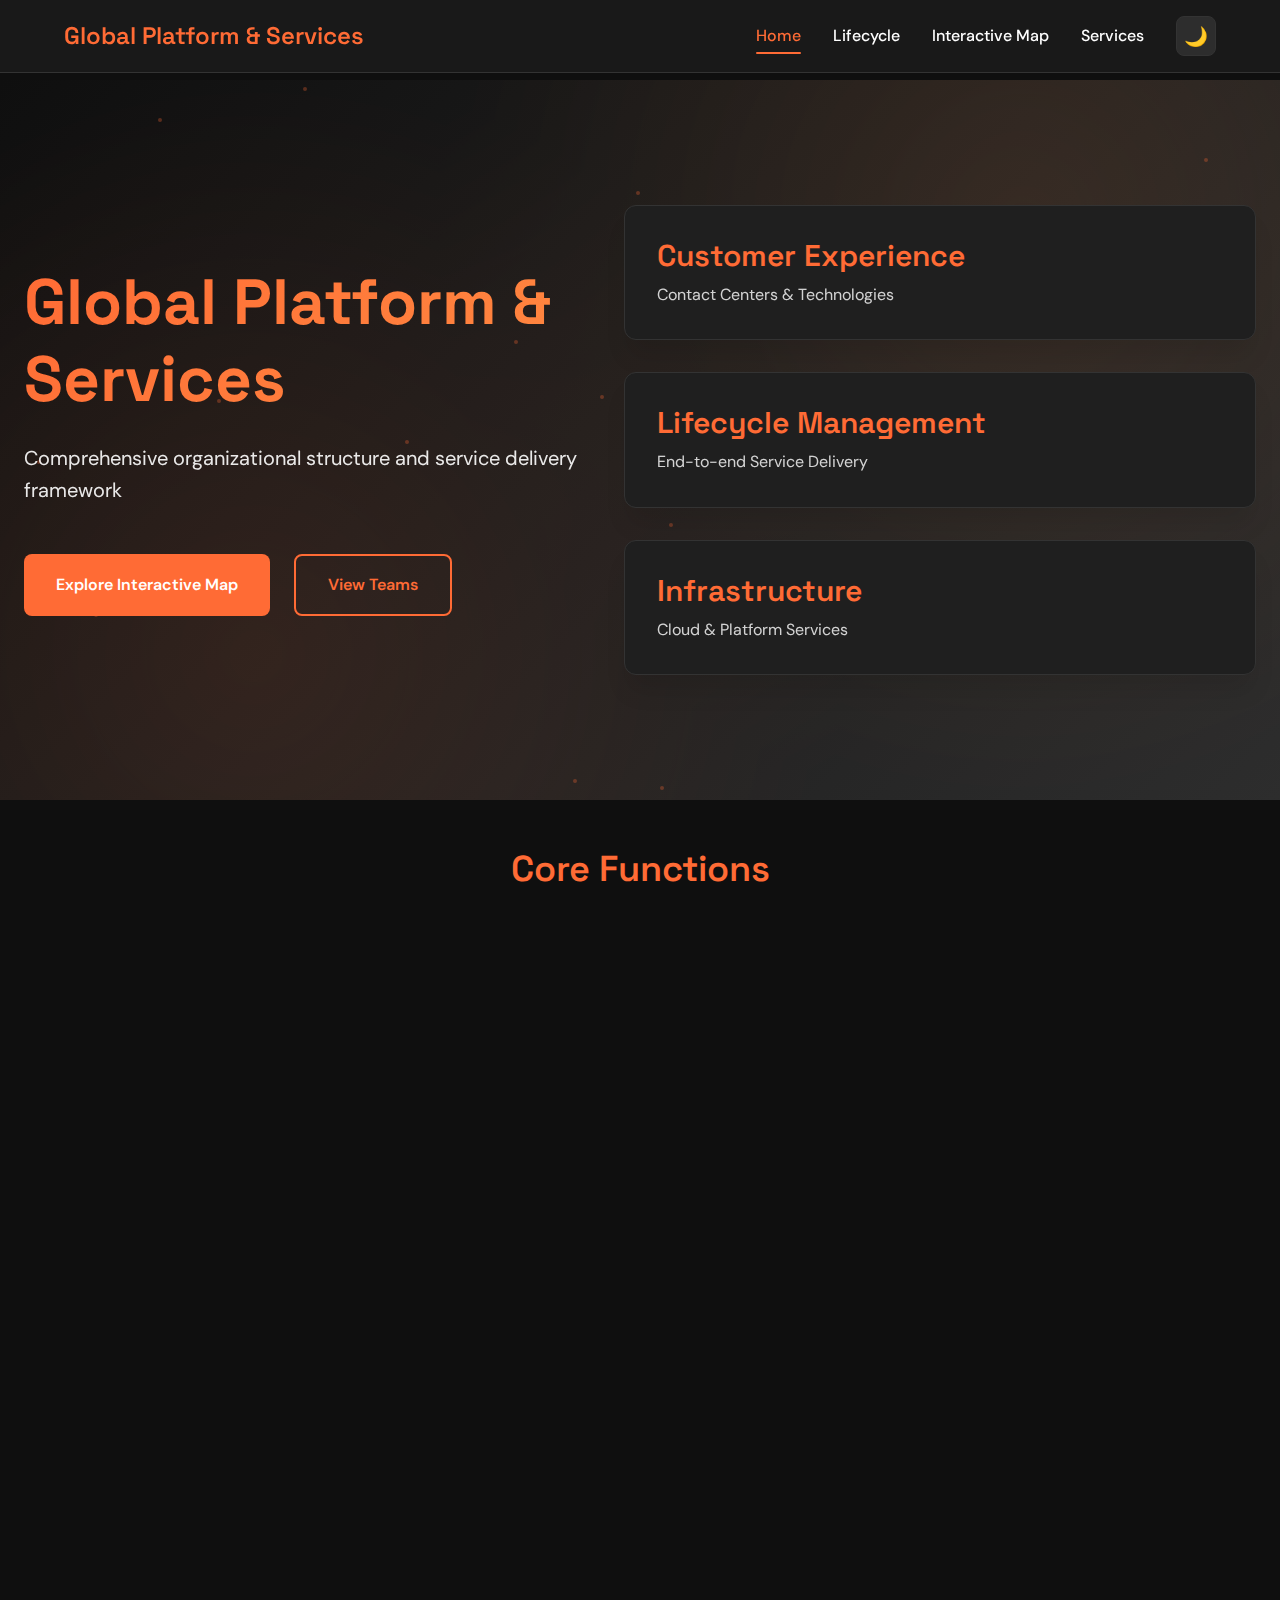
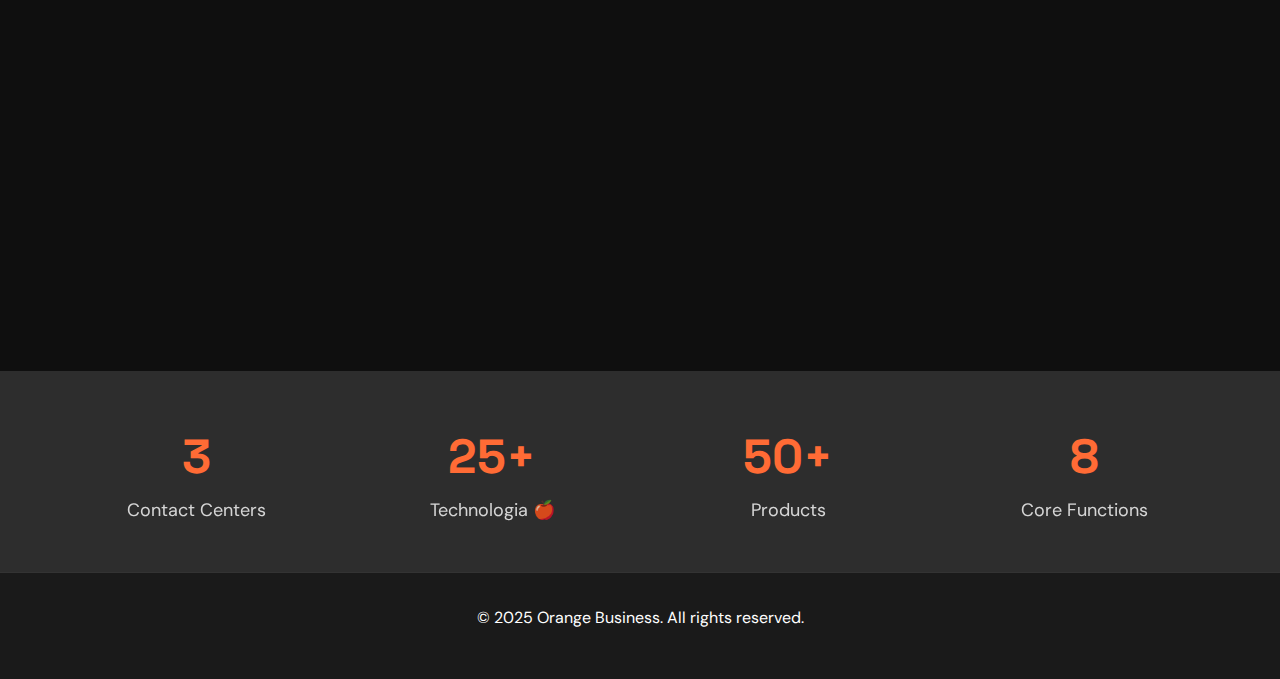
<file: index.html>
<!DOCTYPE html>
<html lang="en">
<head>
    <meta charset="UTF-8">
    <meta name="viewport" content="width=device-width, initial-scale=1.0">
    <title>Global Platform & Services</title>
    <link rel="stylesheet" href="styles.css">
    <link href="https://fonts.googleapis.com/css2?family=Space+Grotesk:wght@400;600;700&family=DM+Sans:wght@300;400;500;600&display=swap" rel="stylesheet">
</head>
<body>
    <nav class="navbar">
        <div class="nav-container">
            <div class="nav-brand">
                <h2>Global Platform & Services</h2>
            </div>
            <div class="nav-menu">
                <a href="index.html" class="nav-link active">Home</a>
                <a href="lifecycle.html" class="nav-link">Lifecycle</a>
                <a href="organizational-map.html" class="nav-link">Interactive Map</a>
                <a href="services.html" class="nav-link">Services</a>
                <button class="theme-toggle" id="themeToggle">
                    <span class="theme-icon">🌙</span>
                </button>
            </div>
        </div>
    </nav>

    <main>
        <section class="hero">
            <div class="hero-content">
                <h1 class="hero-title">Global Platform & Services</h1>
                <p class="hero-subtitle">Comprehensive organizational structure and service delivery framework</p>
                <div class="hero-buttons">
                    <a href="organizational-map.html" class="btn btn-primary">Explore Interactive Map</a>
                    <a href="lifecycle.html" class="btn btn-secondary">View Teams</a>
                </div>
            </div>
            <div class="hero-visual">
                <div class="floating-card" style="animation-delay: 0s;">
                    <h3>Customer Experience</h3>
                    <p>Contact Centers & Technologies</p>
                </div>
                <div class="floating-card" style="animation-delay: 0.5s;">
                    <h3>Lifecycle Management</h3>
                    <p>End-to-end Service Delivery</p>
                </div>
                <div class="floating-card" style="animation-delay: 1s;">
                    <h3>Infrastructure</h3>
                    <p>Cloud & Platform Services</p>
                </div>
            </div>
        </section>

        <section class="features">
            <div class="container">
                <h2 class="section-title">Core Functions</h2>
                <div class="features-grid">
                    <div class="feature-card">
                        <div class="feature-icon">🔁</div>
                        <h3>Lifecycle</h3>
                        <p>Customer, Employee, Operational, and Digital Experience management</p>
                    </div>
                    <div class="feature-card">
                        <div class="feature-icon">🎓</div>
                        <h3>Expertise</h3>
                        <p>Specialized knowledge across Customer, Employee, and Digital domains</p>
                    </div>
                    <div class="feature-card">
                        <div class="feature-icon">🛒</div>
                        <h3>Delivery</h3>
                        <p>Comprehensive service delivery across all experience touchpoints</p>
                    </div>
                    <div class="feature-card">
                        <div class="feature-icon">🌍</div>
                        <h3>Ecosystem</h3>
                        <p>Data Centers, Security, Monitoring, and Vendor Management</p>
                    </div>
                    <div class="feature-card">
                        <div class="feature-icon">🌱</div>
                        <h3>Incubation</h3>
                        <p>Early delivery programs and innovation initiatives</p>
                    </div>
                    <div class="feature-card">
                        <div class="feature-icon">🏗️</div>
                        <h3>Infrastructure</h3>
                        <p>Cloud platforms, shared services, and enabling technologies</p>
                    </div>
                    <div class="feature-card">
                        <div class="feature-icon">🕠</div>
                        <h3>Performance Management</h3>
                        <p>Delivering market standard performance</p>
                    </div>
                    <div class="feature-card">
                        <div class="feature-icon">🛡️</div>
                        <h3>Cyber Support Unit</h3>
                        <p>Holistic Cyberdefense</p>
                    </div>
                </div>
            </div>
        </section>

        <section class="stats">
            <div class="container">
                <div class="stats-grid">
                    <div class="stat-item">
                        <div class="stat-number">3</div>
                        <div class="stat-label">Contact Centers</div>
                    </div>
                    <div class="stat-item">
                        <div class="stat-number">25+</div>
                        <div class="stat-label">Technologia 🍎</div>
                    </div>
                    <div class="stat-item">
                        <div class="stat-number">50+</div>
                        <div class="stat-label">Products</div>
                    </div>
                    <div class="stat-item">
                        <div class="stat-number">8</div>
                        <div class="stat-label">Core Functions</div>
                    </div>
                </div>
            </div>
        </section>
    </main>

    <footer class="footer">
        <div class="container">
            <p>&copy; 2025 Orange Business. All rights reserved.</p>
        </div>
    </footer>

    <script src="script.js"></script>
</body>
</html>
</file>
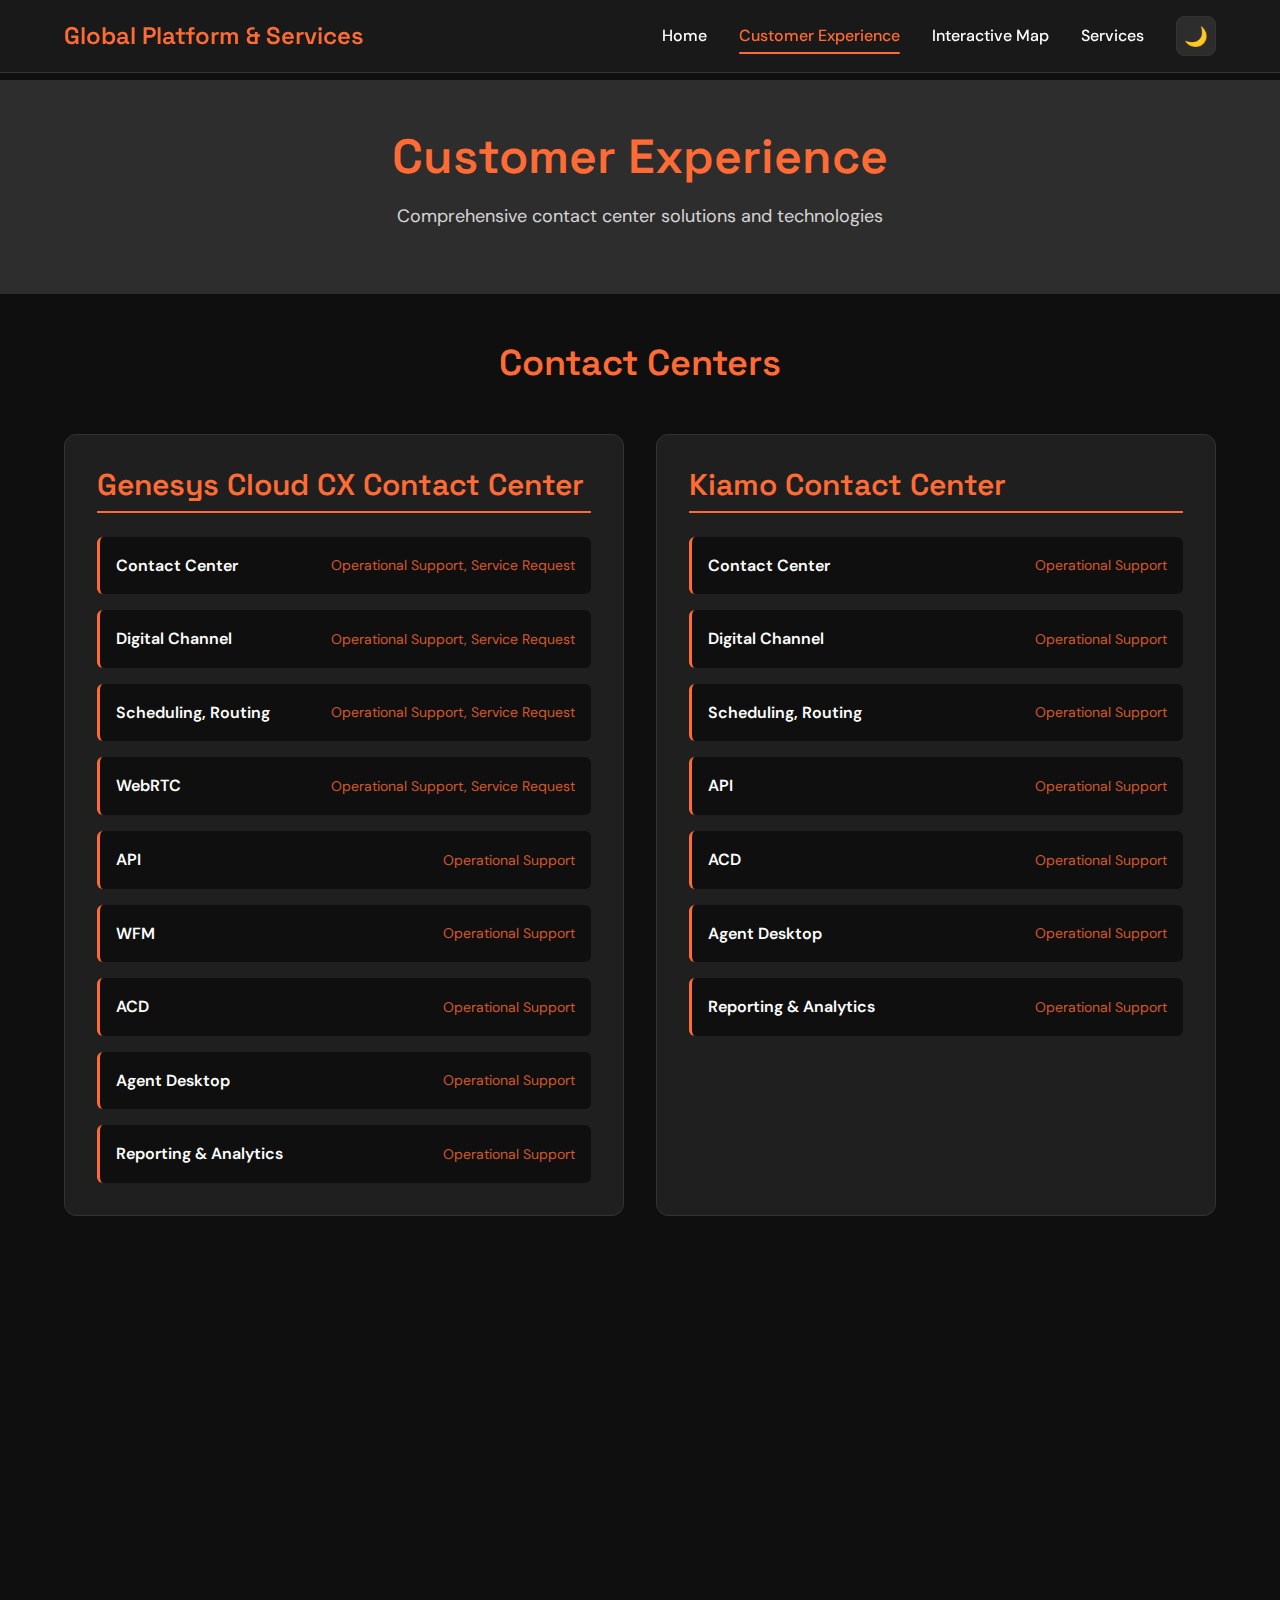
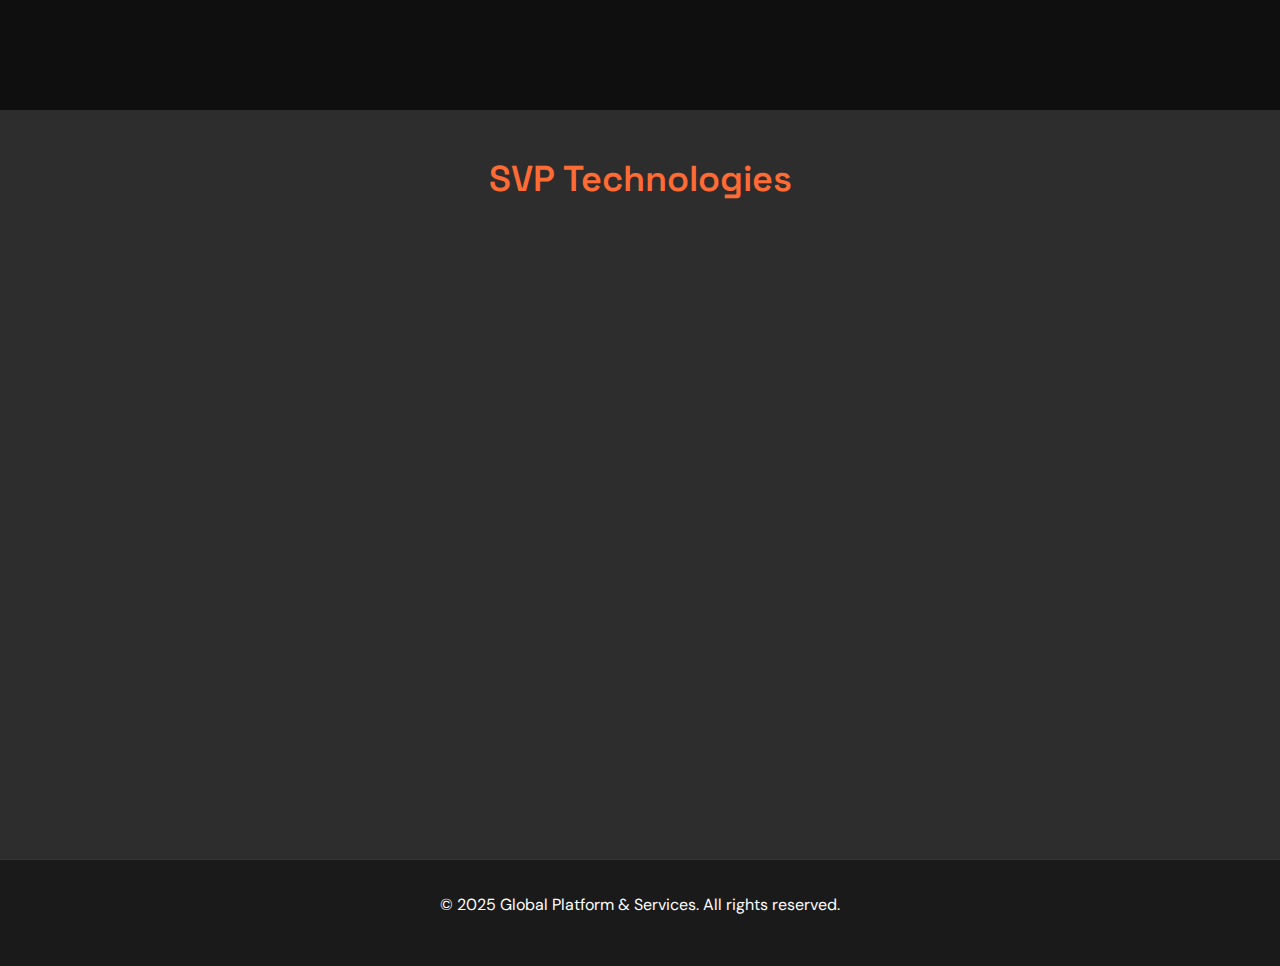
<file: customer-experience.html>
<!DOCTYPE html>
<html lang="en">
<head>
    <meta charset="UTF-8">
    <meta name="viewport" content="width=device-width, initial-scale=1.0">
    <title>Customer Experience - Global Platform & Services</title>
    <link rel="stylesheet" href="styles.css">
    <link href="https://fonts.googleapis.com/css2?family=Space+Grotesk:wght@400;600;700&family=DM+Sans:wght@300;400;500;600&display=swap" rel="stylesheet">
</head>
<body>
    <nav class="navbar">
        <div class="nav-container">
            <div class="nav-brand">
                <h2>Global Platform & Services</h2>
            </div>
            <div class="nav-menu">
                <a href="index.html" class="nav-link">Home</a>
                <a href="customer-experience.html" class="nav-link active">Customer Experience</a>
                <a href="organizational-map.html" class="nav-link">Interactive Map</a>
                <a href="services.html" class="nav-link">Services</a>
                <button class="theme-toggle" id="themeToggle">
                    <span class="theme-icon">🌙</span>
                </button>
            </div>
        </div>
    </nav>

    <main>
        <section class="page-header">
            <div class="container">
                <h1>Customer Experience</h1>
                <p>Comprehensive contact center solutions and technologies</p>
            </div>
        </section>

        <section class="contact-centers">
            <div class="container">
                <h2 class="section-title">Contact Centers</h2>
                <div class="centers-grid">
                    <div class="center-card">
                        <h3>Genesys Cloud CX Contact Center</h3>
                        <div class="products-list">
                            <div class="product-item">
                                <span class="product-name">Contact Center</span>
                                <span class="activity">Operational Support, Service Request</span>
                            </div>
                            <div class="product-item">
                                <span class="product-name">Digital Channel</span>
                                <span class="activity">Operational Support, Service Request</span>
                            </div>
                            <div class="product-item">
                                <span class="product-name">Scheduling, Routing</span>
                                <span class="activity">Operational Support, Service Request</span>
                            </div>
                            <div class="product-item">
                                <span class="product-name">WebRTC</span>
                                <span class="activity">Operational Support, Service Request</span>
                            </div>
                            <div class="product-item">
                                <span class="product-name">API</span>
                                <span class="activity">Operational Support</span>
                            </div>
                            <div class="product-item">
                                <span class="product-name">WFM</span>
                                <span class="activity">Operational Support</span>
                            </div>
                            <div class="product-item">
                                <span class="product-name">ACD</span>
                                <span class="activity">Operational Support</span>
                            </div>
                            <div class="product-item">
                                <span class="product-name">Agent Desktop</span>
                                <span class="activity">Operational Support</span>
                            </div>
                            <div class="product-item">
                                <span class="product-name">Reporting & Analytics</span>
                                <span class="activity">Operational Support</span>
                            </div>
                        </div>
                    </div>

                    <div class="center-card">
                        <h3>Kiamo Contact Center</h3>
                        <div class="products-list">
                            <div class="product-item">
                                <span class="product-name">Contact Center</span>
                                <span class="activity">Operational Support</span>
                            </div>
                            <div class="product-item">
                                <span class="product-name">Digital Channel</span>
                                <span class="activity">Operational Support</span>
                            </div>
                            <div class="product-item">
                                <span class="product-name">Scheduling, Routing</span>
                                <span class="activity">Operational Support</span>
                            </div>
                            <div class="product-item">
                                <span class="product-name">API</span>
                                <span class="activity">Operational Support</span>
                            </div>
                            <div class="product-item">
                                <span class="product-name">ACD</span>
                                <span class="activity">Operational Support</span>
                            </div>
                            <div class="product-item">
                                <span class="product-name">Agent Desktop</span>
                                <span class="activity">Operational Support</span>
                            </div>
                            <div class="product-item">
                                <span class="product-name">Reporting & Analytics</span>
                                <span class="activity">Operational Support</span>
                            </div>
                        </div>
                    </div>

                    <div class="center-card">
                        <h3>Avaya Contact Center</h3>
                        <div class="products-list">
                            <div class="product-item">
                                <span class="product-name">Contact Center</span>
                                <span class="activity">Operational Support</span>
                            </div>
                            <div class="product-item">
                                <span class="product-name">Digital Channel</span>
                                <span class="activity">Operational Support</span>
                            </div>
                            <div class="product-item">
                                <span class="product-name">Scheduling, Routing</span>
                                <span class="activity">Operational Support</span>
                            </div>
                            <div class="product-item">
                                <span class="product-name">API</span>
                                <span class="activity">Operational Support</span>
                            </div>
                        </div>
                    </div>
                </div>
            </div>
        </section>

        <section class="svp-technologies">
            <div class="container">
                <h2 class="section-title">SVP Technologies</h2>
                <div class="tech-grid">
                    <div class="tech-card">
                        <h3>NICE Cxone Contact Center</h3>
                        <div class="products-list">
                            <div class="product-item">
                                <span class="product-name">ACD</span>
                                <span class="activity">Operational Support, Service Request</span>
                            </div>
                            <div class="product-item">
                                <span class="product-name">CXA SoftPhone</span>
                                <span class="activity">Operational Support, Service Request</span>
                            </div>
                            <div class="product-item">
                                <span class="product-name">Studio</span>
                                <span class="activity">Operational Support, Service Request</span>
                            </div>
                            <div class="product-item">
                                <span class="product-name">DFO</span>
                                <span class="activity">Operational Support, Service Request</span>
                            </div>
                            <div class="product-item">
                                <span class="product-name">Voice POP</span>
                                <span class="activity">Operational Support, Service Request</span>
                            </div>
                            <div class="product-item">
                                <span class="product-name">Cxone Recording</span>
                                <span class="activity">Operational Support, Service Request</span>
                            </div>
                        </div>
                    </div>

                    <div class="tech-card">
                        <h3>WebEx Contact Center</h3>
                        <div class="products-list">
                            <div class="product-item">
                                <span class="product-name">Contact Center</span>
                                <span class="activity">Operational Support, Service Request</span>
                            </div>
                            <div class="product-item">
                                <span class="product-name">Agent Desktop</span>
                                <span class="activity">Operational Support, Service Request</span>
                            </div>
                            <div class="product-item">
                                <span class="product-name">ACD</span>
                                <span class="activity">Operational Support, Service Request</span>
                            </div>
                            <div class="product-item">
                                <span class="product-name">Agent Desktop</span>
                                <span class="activity">Operational Support, Service Request</span>
                            </div>
                            <div class="product-item">
                                <span class="product-name">Architect</span>
                                <span class="activity">Operational Support, Service Request</span>
                            </div>
                            <div class="product-item">
                                <span class="product-name">Reporting & Analytics</span>
                                <span class="activity">Operational Support, Service Request</span>
                            </div>
                        </div>
                    </div>
                </div>
            </div>
        </section>
    </main>

    <footer class="footer">
        <div class="container">
            <p>&copy; 2025 Global Platform & Services. All rights reserved.</p>
        </div>
    </footer>

    <script src="script.js"></script>
</body>
</html>
</file>
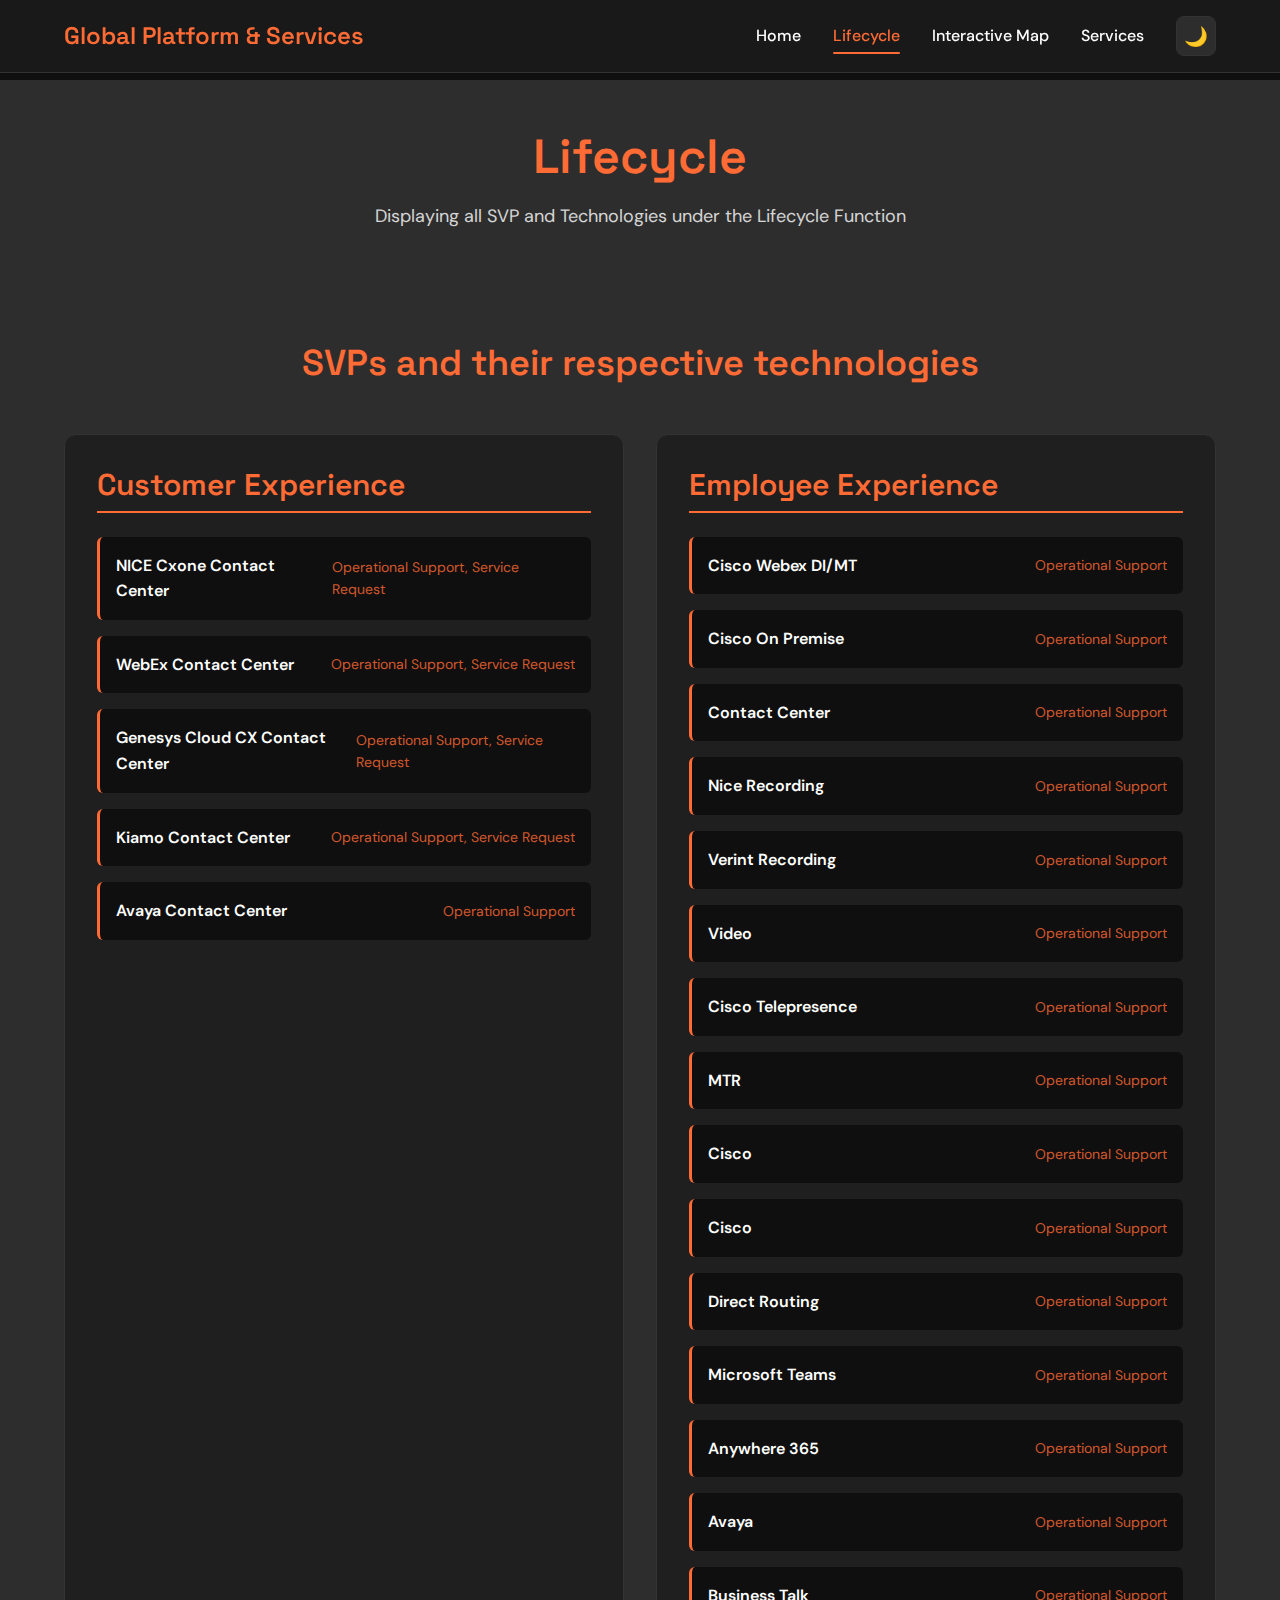
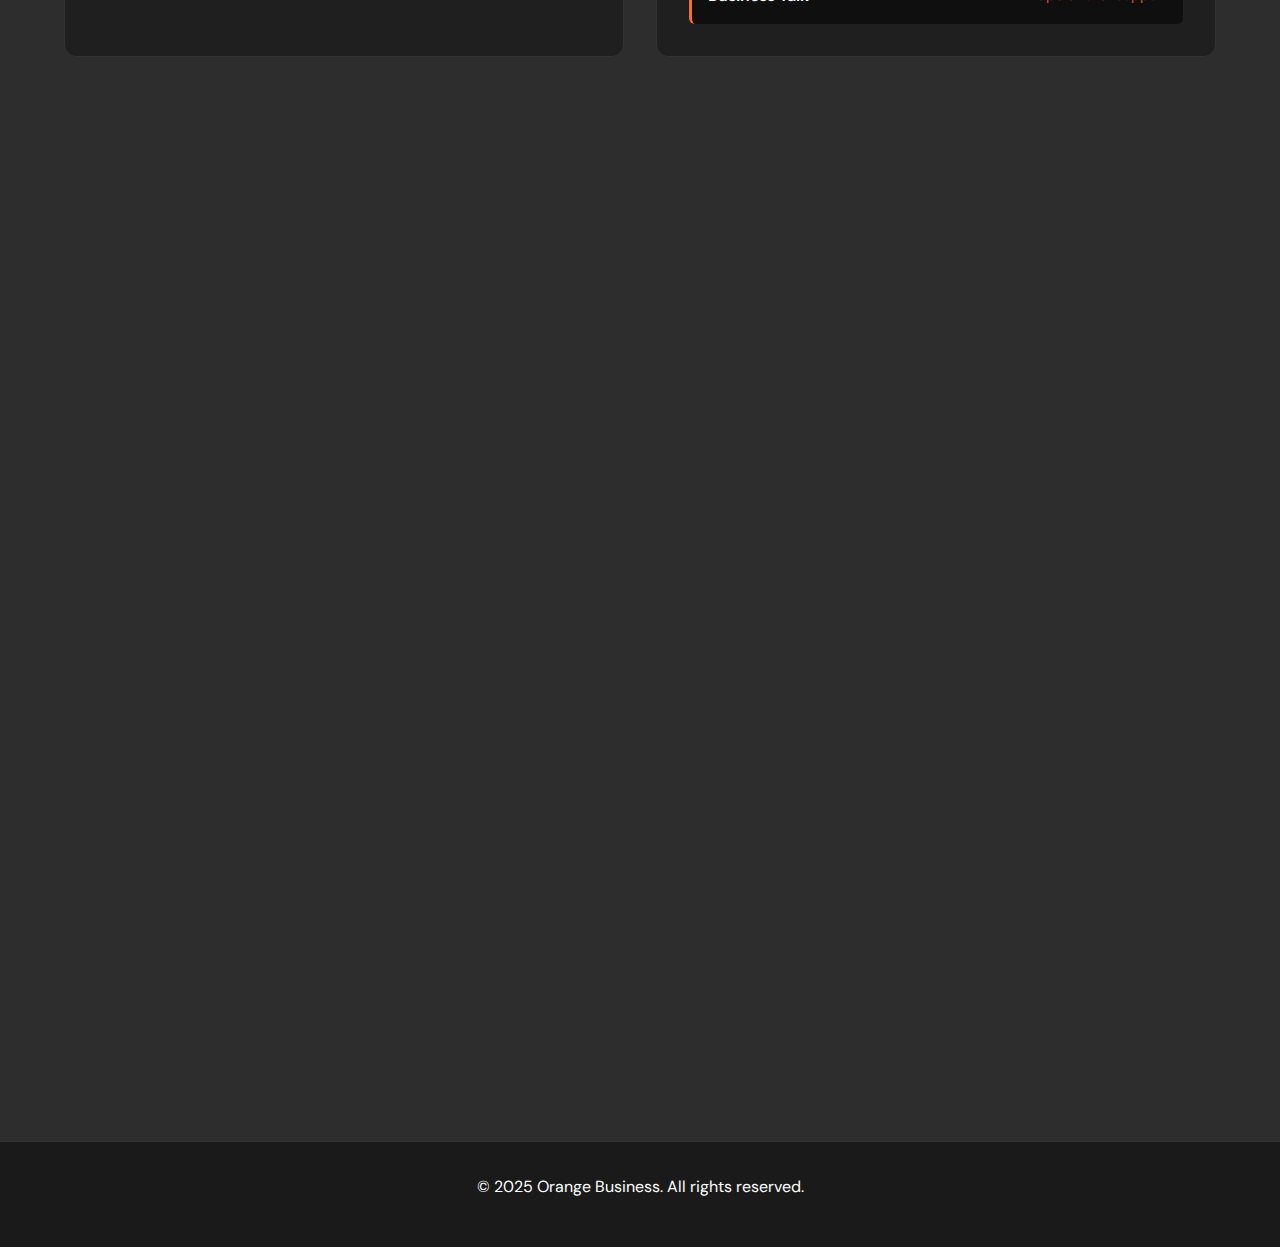
<file: lifecycle.html>
<!DOCTYPE html>
<html lang="en">
<head>
    <meta charset="UTF-8">
    <meta name="viewport" content="width=device-width, initial-scale=1.0">
    <title>Customer Experience - Global Platform & Services</title>
    <link rel="stylesheet" href="styles.css">
    <link href="https://fonts.googleapis.com/css2?family=Space+Grotesk:wght@400;600;700&family=DM+Sans:wght@300;400;500;600&display=swap" rel="stylesheet">
</head>
<body>
    <nav class="navbar">
        <div class="nav-container">
            <div class="nav-brand">
                <h2>Global Platform & Services</h2>
            </div>
            <div class="nav-menu">
                <a href="index.html" class="nav-link">Home</a>
                <a href="lifecycle.html" class="nav-link active">Lifecycle</a>
                <a href="organizational-map.html" class="nav-link">Interactive Map</a>
                <a href="services.html" class="nav-link">Services</a>
                <button class="theme-toggle" id="themeToggle">
                    <span class="theme-icon">🌙</span>
                </button>
            </div>
        </div>
    </nav>

    <main>
        <section class="page-header">
            <div class="container">
                <h1>Lifecycle</h1>
                <p>Displaying all SVP and Technologies under the Lifecycle Function</p>
            </div>
        </section>

        <section class="svp-technologies">
            <div class="container">
                <h2 class="section-title">SVPs and their respective technologies</h2>
                <div class="centers-grid">
                    <div class="center-card">
                        <h3>Customer Experience</h3>
                        <div class="products-list">
                            <div class="product-item">
                                <span class="product-name">NICE Cxone Contact Center</span>
                                <span class="activity">Operational Support, Service Request</span>
                            </div>
                            <div class="product-item">
                                <span class="product-name">WebEx Contact Center</span>
                                <span class="activity">Operational Support, Service Request</span>
                            </div>
                            <div class="product-item">
                                <span class="product-name">Genesys Cloud CX Contact Center</span>
                                <span class="activity">Operational Support, Service Request</span>
                            </div>
                            <div class="product-item">
                                <span class="product-name">Kiamo Contact Center</span>
                                <span class="activity">Operational Support, Service Request</span>
                            </div>
                            <div class="product-item">
                                <span class="product-name">Avaya Contact Center</span>
                                <span class="activity">Operational Support</span>
                            </div>
                        </div>
                    </div>

                    <div class="center-card">
                        <h3>Employee Experience</h3>
                        <div class="products-list">
                            <div class="product-item">
                                <span class="product-name">Cisco Webex DI/MT</span>
                                <span class="activity">Operational Support</span>
                            </div>
                            <div class="product-item">
                                <span class="product-name">Cisco On Premise</span>
                                <span class="activity">Operational Support</span>
                            </div>
                            <div class="product-item">
                                <span class="product-name">Contact Center</span>
                                <span class="activity">Operational Support</span>
                            </div>
                            <div class="product-item">
                                <span class="product-name">Nice Recording</span>
                                <span class="activity">Operational Support</span>
                            </div>
                            <div class="product-item">
                                <span class="product-name">Verint Recording</span>
                                <span class="activity">Operational Support</span>
                            </div>
                            <div class="product-item">
                                <span class="product-name">Video</span>
                                <span class="activity">Operational Support</span>
                            </div>
                            <div class="product-item">
                                <span class="product-name">Cisco Telepresence</span>
                                <span class="activity">Operational Support</span>
                            </div>
                            <div class="product-item">
                                <span class="product-name">MTR</span>
                                <span class="activity">Operational Support</span>
                            </div>
                            <div class="product-item">
                                <span class="product-name">Cisco </span>
                                <span class="activity">Operational Support</span>
                            </div>
                            <div class="product-item">
                                <span class="product-name">Cisco </span>
                                <span class="activity">Operational Support</span>
                            </div>
                            <div class="product-item">
                                <span class="product-name">Direct Routing</span>
                                <span class="activity">Operational Support</span>
                            </div>
                            <div class="product-item">
                                <span class="product-name">Microsoft Teams</span>
                                <span class="activity">Operational Support</span>
                            </div>
                            <div class="product-item">
                                <span class="product-name">Anywhere 365</span>
                                <span class="activity">Operational Support</span>
                            </div>
                            <div class="product-item">
                                <span class="product-name">Avaya</span>
                                <span class="activity">Operational Support</span>
                            </div>
                            <div class="product-item">
                                <span class="product-name">Business Talk</span>
                                <span class="activity">Operational Support</span>
                            </div>
                        </div>
                    </div>

                    <div class="center-card">
                        <h3>Digital Infrastructure</h3>
                        <div class="products-list">
                            <div class="product-item">
                                <span class="product-name">Shared Cloud</span>
                                <span class="activity">Operational Support</span>
                            </div>
                            <div class="product-item">
                                <span class="product-name">Hyperscaler</span>
                                <span class="activity">Operational Support</span>
                            </div>
                            <div class="product-item">
                                <span class="product-name">Backup</span>
                                <span class="activity">Operational Support</span>
                            </div>
                            <div class="product-item">
                                <span class="product-name">OS</span>
                                <span class="activity">Operational Support</span>
                            </div>
                            <div class="product-item">
                                <span class="product-name">Container</span>
                                <span class="activity">Operational Support</span>
                            </div>
                            <div class="product-item">
                                <span class="product-name">Middleware</span>
                                <span class="activity">Operational Support</span>
                            </div>
                            <div class="product-item">
                                <span class="product-name">Automation</span>
                                <span class="activity">Operational Support</span>
                            </div>
                            <div class="product-item">
                                <span class="product-name">Monitoring</span>
                                <span class="activity">Operational Support</span>
                            </div>
                            <div class="product-item">
                                <span class="product-name">Administration & Protection</span>
                                <span class="activity">Operational Support</span>
                            </div>
                            <div class="product-item">
                                <span class="product-name">Citrix</span>
                                <span class="activity">Operational Support</span>
                            </div>
                            <div class="product-item">
                                <span class="product-name">Microsoft</span>
                                <span class="activity">Operational Support</span>
                            </div>
                            <div class="product-item">
                                <span class="product-name">ITSM</span>
                                <span class="activity">Operational Support</span>
                            </div>
                        </div>
                    </div>
                </div>
            </div>
        </section>
    </main>

    <footer class="footer">
        <div class="container">
            <p>&copy; 2025 Orange Business. All rights reserved.</p>
        </div>
    </footer>

    <script src="script.js"></script>
</body>
</html>
</file>
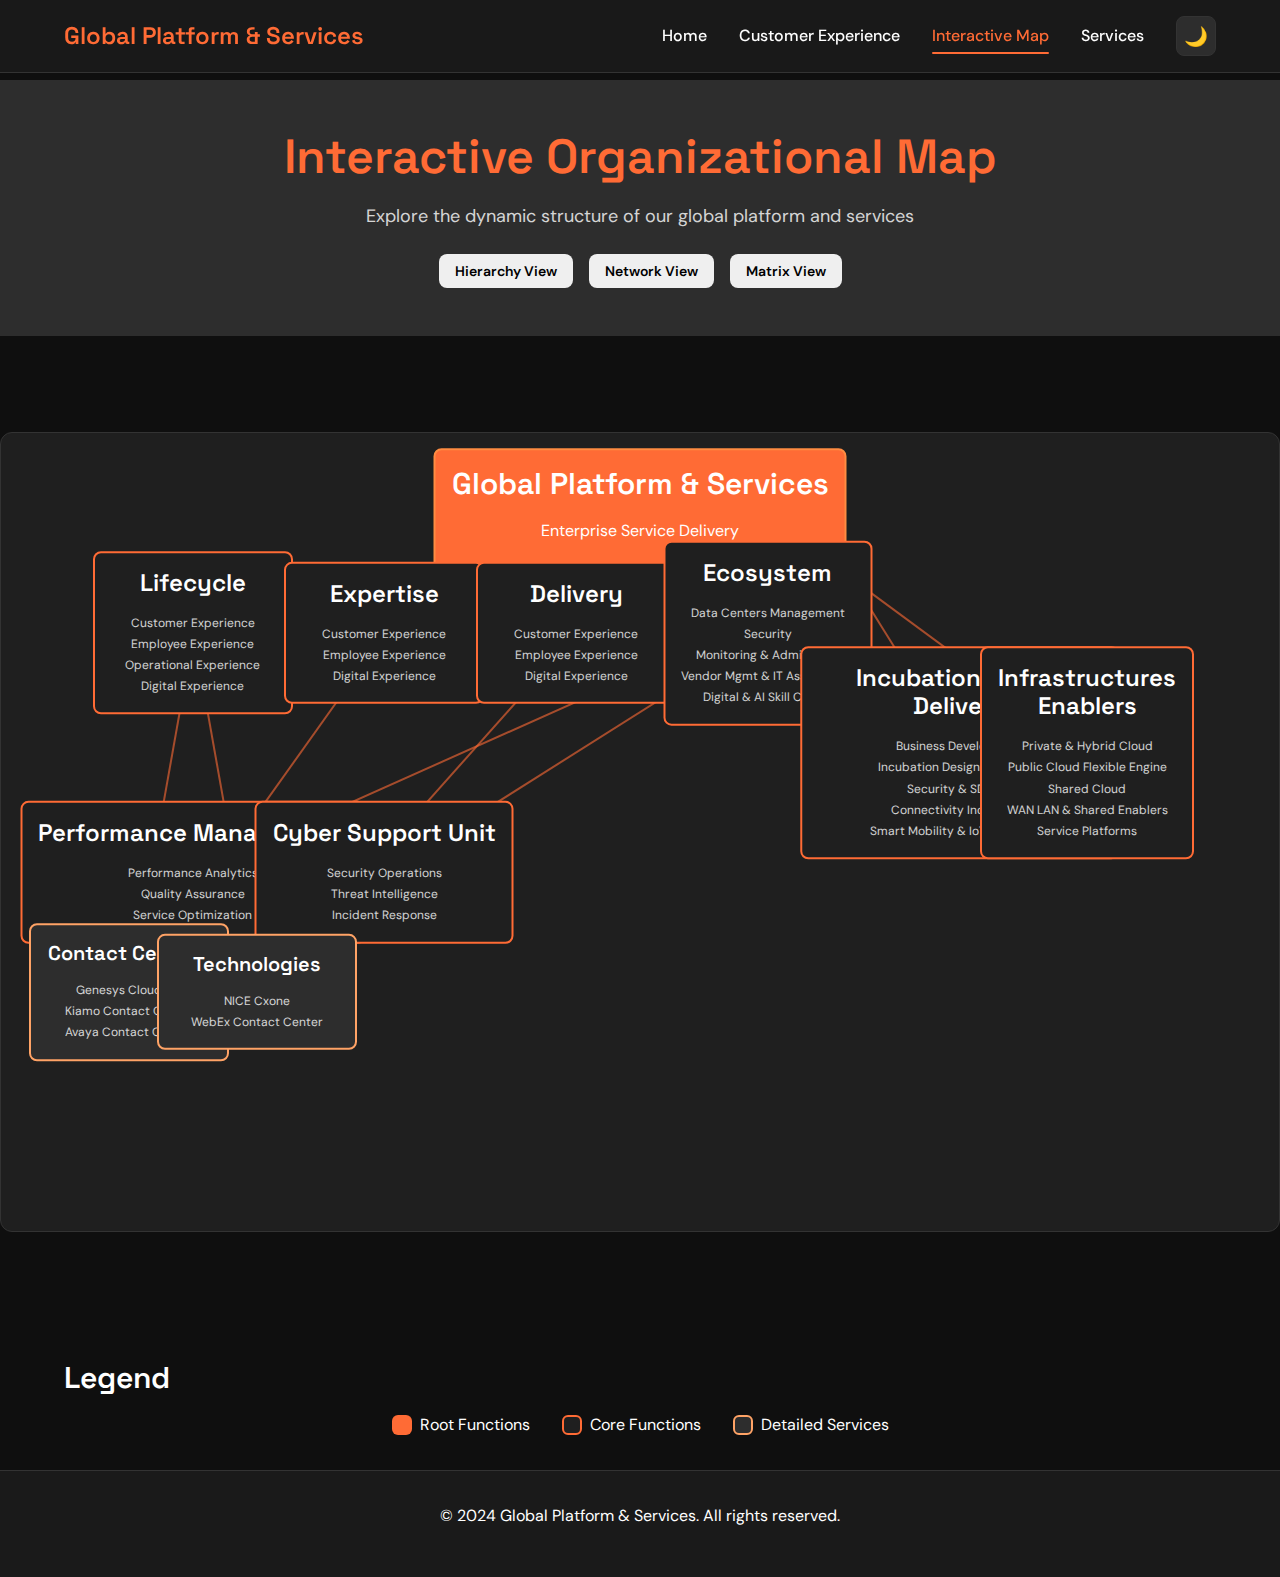
<file: organizational-map.html>
<!DOCTYPE html>
<html lang="en">
<head>
    <meta charset="UTF-8">
    <meta name="viewport" content="width=device-width, initial-scale=1.0">
    <title>Interactive Organizational Map - Global Platform & Services</title>
    <link rel="stylesheet" href="styles.css">
    <link href="https://fonts.googleapis.com/css2?family=Space+Grotesk:wght@400;600;700&family=DM+Sans:wght@300;400;500;600&display=swap" rel="stylesheet">
</head>
<body>
    <nav class="navbar">
        <div class="nav-container">
            <div class="nav-brand">
                <h2>Global Platform & Services</h2>
            </div>
            <div class="nav-menu">
                <a href="index.html" class="nav-link">Home</a>
                <a href="customer-experience.html" class="nav-link">Customer Experience</a>
                <a href="organizational-map.html" class="nav-link active">Interactive Map</a>
                <a href="services.html" class="nav-link">Services</a>
                <button class="theme-toggle" id="themeToggle">
                    <span class="theme-icon">🌙</span>
                </button>
            </div>
        </div>
    </nav>

    <main>
        <section class="page-header">
            <div class="container">
                <h1>Interactive Organizational Map</h1>
                <p>Explore the dynamic structure of our global platform and services</p>
                <div class="map-controls">
                    <button class="btn btn-small" id="hierarchyView">Hierarchy View</button>
                    <button class="btn btn-small" id="networkView">Network View</button>
                    <button class="btn btn-small" id="matrixView">Matrix View</button>
                </div>
            </div>
        </section>

        <section class="map-container">
            <div class="organizational-map" id="orgMap">
                <svg class="connections" id="connections"></svg>
                
                <!-- Root Node -->
                <div class="org-node root-node" data-level="0" data-function="root">
                    <h3>Global Platform & Services</h3>
                    <p>Enterprise Service Delivery</p>
                </div>

                <!-- Level 1 - Main Functions -->
                <div class="org-node function-node" data-level="1" data-function="lifecycle">
                    <h4>Lifecycle</h4>
                    <div class="node-details">
                        <span>Customer Experience</span>
                        <span>Employee Experience</span>
                        <span>Operational Experience</span>
                        <span>Digital Experience</span>
                    </div>
                </div>

                <div class="org-node function-node" data-level="1" data-function="expertise">
                    <h4>Expertise</h4>
                    <div class="node-details">
                        <span>Customer Experience</span>
                        <span>Employee Experience</span>
                        <span>Digital Experience</span>
                    </div>
                </div>

                <div class="org-node function-node" data-level="1" data-function="delivery">
                    <h4>Delivery</h4>
                    <div class="node-details">
                        <span>Customer Experience</span>
                        <span>Employee Experience</span>
                        <span>Digital Experience</span>
                    </div>
                </div>

                <div class="org-node function-node" data-level="1" data-function="ecosystem">
                    <h4>Ecosystem</h4>
                    <div class="node-details">
                        <span>Data Centers Management</span>
                        <span>Security</span>
                        <span>Monitoring & Admin Zone</span>
                        <span>Vendor Mgmt & IT Asset Mgmt</span>
                        <span>Digital & AI Skill Center</span>
                    </div>
                </div>

                <div class="org-node function-node" data-level="1" data-function="incubation">
                    <h4>Incubation & Early Delivery</h4>
                    <div class="node-details">
                        <span>Business Development</span>
                        <span>Incubation Design & Support</span>
                        <span>Security & SDWAN</span>
                        <span>Connectivity Incubation</span>
                        <span>Smart Mobility & IoT Incubation</span>
                    </div>
                </div>

                <div class="org-node function-node" data-level="1" data-function="infrastructure">
                    <h4>Infrastructures Enablers</h4>
                    <div class="node-details">
                        <span>Private & Hybrid Cloud</span>
                        <span>Public Cloud Flexible Engine</span>
                        <span>Shared Cloud</span>
                        <span>WAN LAN & Shared Enablers</span>
                        <span>Service Platforms</span>
                    </div>
                </div>

                <div class="org-node function-node" data-level="1" data-function="performance">
                    <h4>Performance Management</h4>
                    <div class="node-details">
                        <span>Performance Analytics</span>
                        <span>Quality Assurance</span>
                        <span>Service Optimization</span>
                    </div>
                </div>

                <div class="org-node function-node" data-level="1" data-function="cyber">
                    <h4>Cyber Support Unit</h4>
                    <div class="node-details">
                        <span>Security Operations</span>
                        <span>Threat Intelligence</span>
                        <span>Incident Response</span>
                    </div>
                </div>

                <!-- Level 2 - Customer Experience Details -->
                <div class="org-node detail-node" data-level="2" data-parent="lifecycle" data-function="cx-centers">
                    <h5>Contact Centers</h5>
                    <div class="node-details">
                        <span>Genesys Cloud CX</span>
                        <span>Kiamo Contact Center</span>
                        <span>Avaya Contact Center</span>
                    </div>
                </div>

                <div class="org-node detail-node" data-level="2" data-parent="lifecycle" data-function="cx-tech">
                    <h5>Technologies</h5>
                    <div class="node-details">
                        <span>NICE Cxone</span>
                        <span>WebEx Contact Center</span>
                    </div>
                </div>
            </div>
        </section>

        <section class="map-legend">
            <div class="container">
                <h3>Legend</h3>
                <div class="legend-items">
                    <div class="legend-item">
                        <div class="legend-color root-color"></div>
                        <span>Root Functions</span>
                    </div>
                    <div class="legend-item">
                        <div class="legend-color function-color"></div>
                        <span>Core Functions</span>
                    </div>
                    <div class="legend-item">
                        <div class="legend-color detail-color"></div>
                        <span>Detailed Services</span>
                    </div>
                </div>
            </div>
        </section>
    </main>

    <footer class="footer">
        <div class="container">
            <p>&copy; 2024 Global Platform & Services. All rights reserved.</p>
        </div>
    </footer>

    <script src="script.js"></script>
    <script src="map.js"></script>
</body>
</html>
</file>
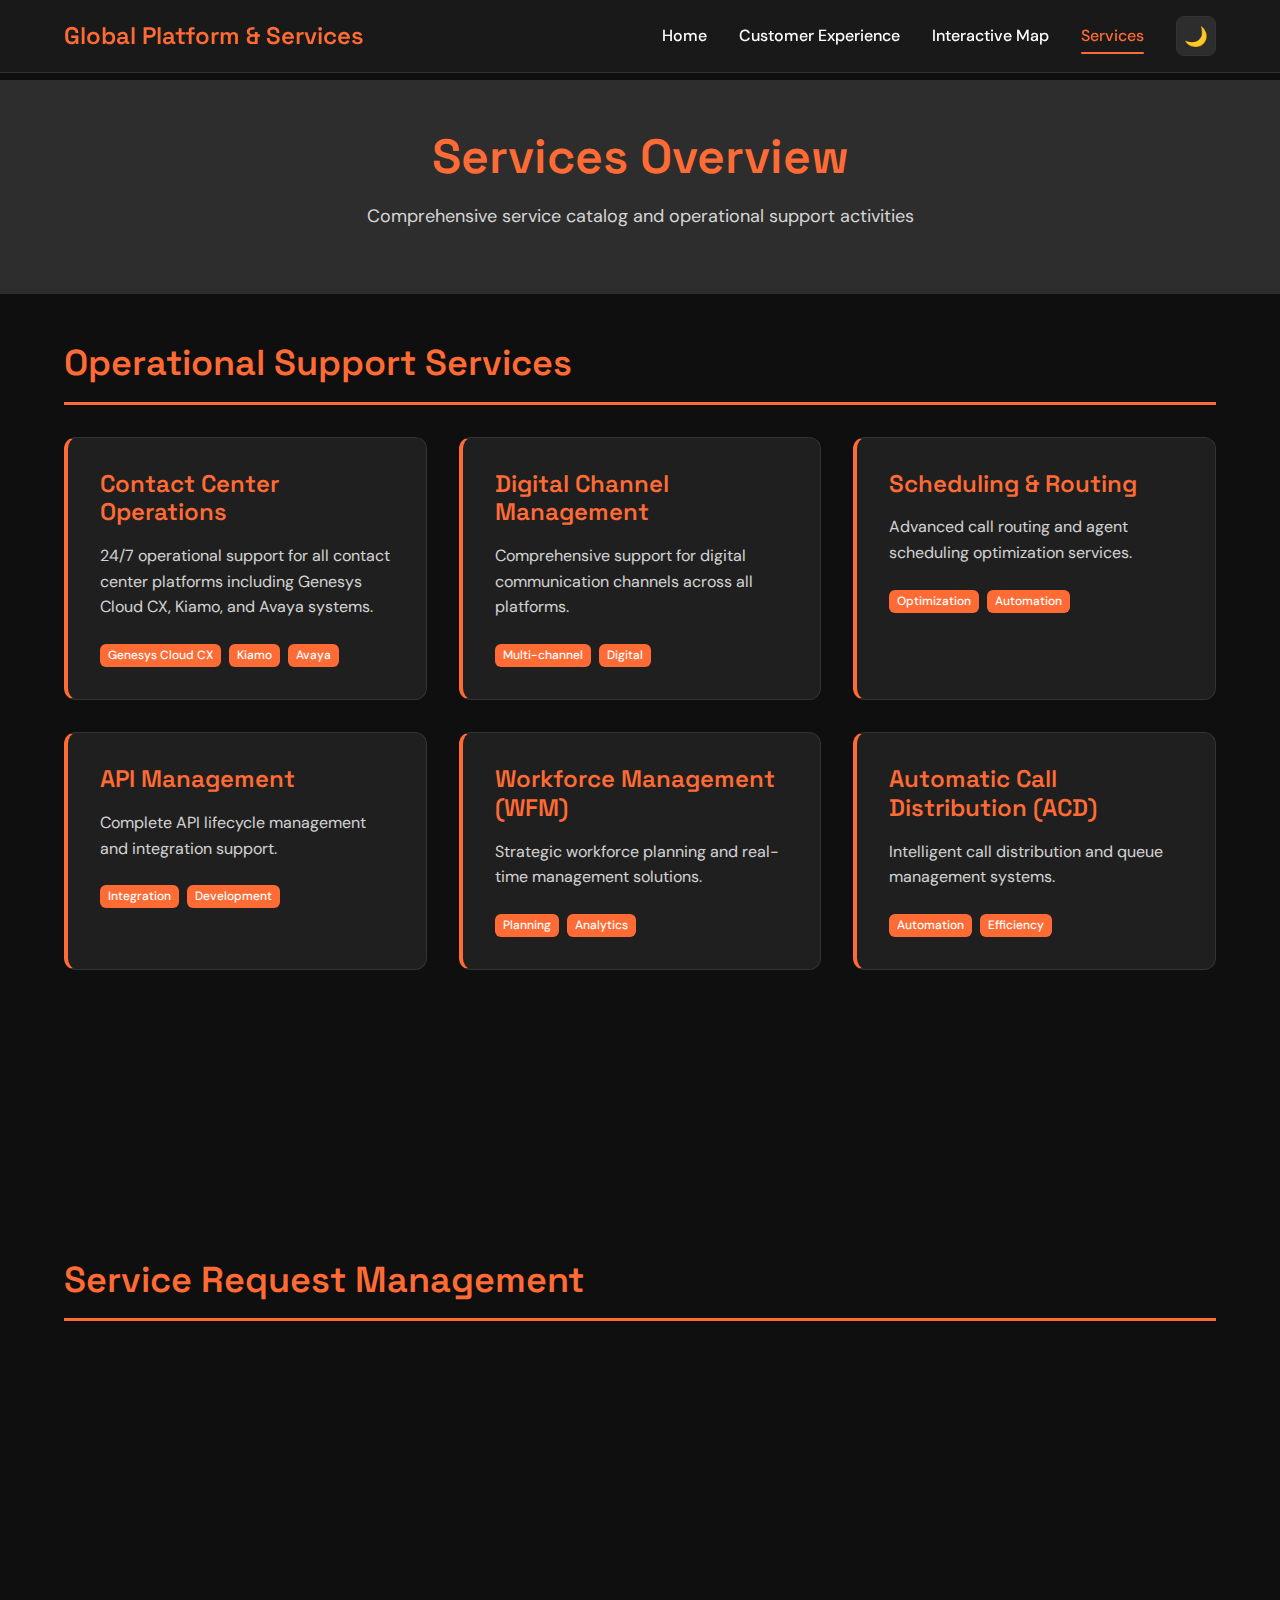
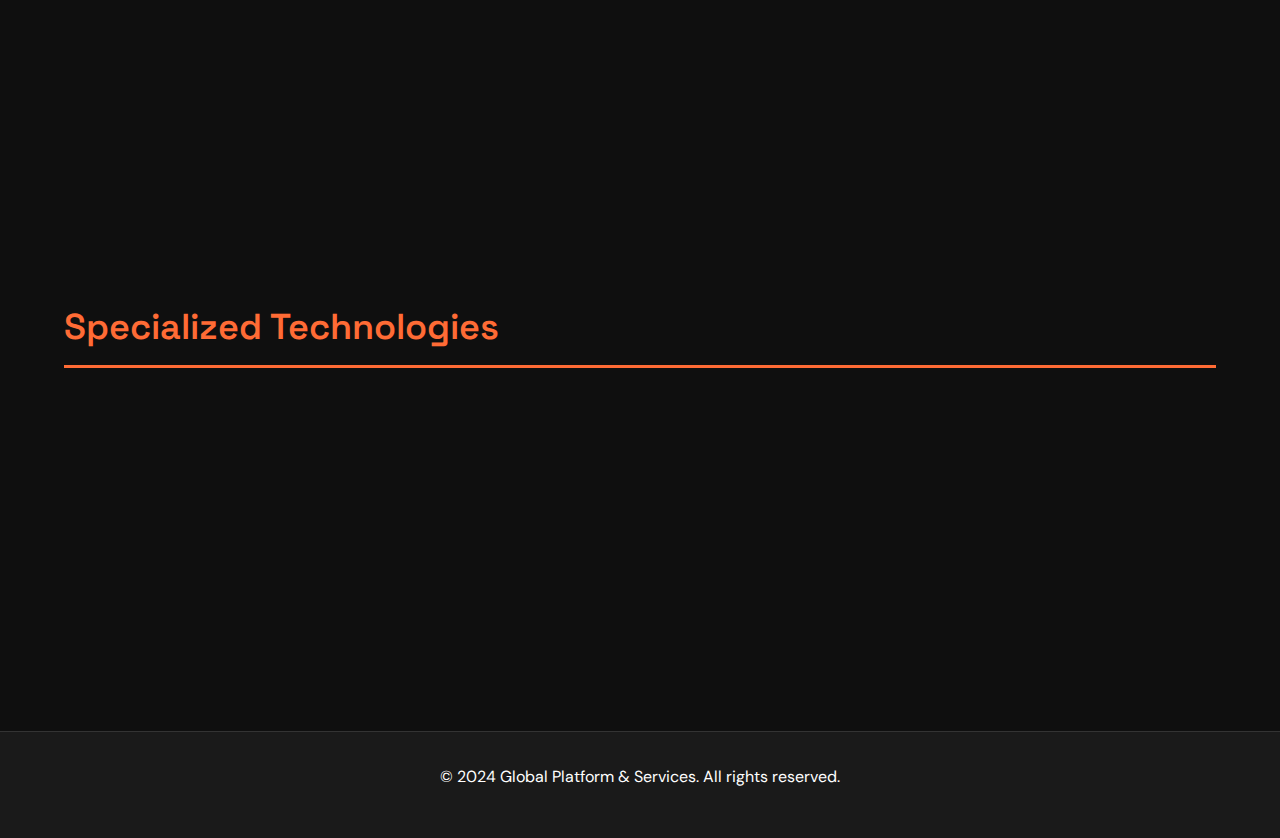
<file: services.html>
<!DOCTYPE html>
<html lang="en">
<head>
    <meta charset="UTF-8">
    <meta name="viewport" content="width=device-width, initial-scale=1.0">
    <title>Services - Global Platform & Services</title>
    <link rel="stylesheet" href="styles.css">
    <link href="https://fonts.googleapis.com/css2?family=Space+Grotesk:wght@400;600;700&family=DM+Sans:wght@300;400;500;600&display=swap" rel="stylesheet">
</head>
<body>
    <nav class="navbar">
        <div class="nav-container">
            <div class="nav-brand">
                <h2>Global Platform & Services</h2>
            </div>
            <div class="nav-menu">
                <a href="index.html" class="nav-link">Home</a>
                <a href="customer-experience.html" class="nav-link">Customer Experience</a>
                <a href="organizational-map.html" class="nav-link">Interactive Map</a>
                <a href="services.html" class="nav-link active">Services</a>
                <button class="theme-toggle" id="themeToggle">
                    <span class="theme-icon">🌙</span>
                </button>
            </div>
        </div>
    </nav>

    <main>
        <section class="page-header">
            <div class="container">
                <h1>Services Overview</h1>
                <p>Comprehensive service catalog and operational support activities</p>
            </div>
        </section>

        <section class="services-grid">
            <div class="container">
                <div class="service-category">
                    <h2>Operational Support Services</h2>
                    <div class="services-list">
                        <div class="service-item">
                            <h4>Contact Center Operations</h4>
                            <p>24/7 operational support for all contact center platforms including Genesys Cloud CX, Kiamo, and Avaya systems.</p>
                            <div class="service-tags">
                                <span class="tag">Genesys Cloud CX</span>
                                <span class="tag">Kiamo</span>
                                <span class="tag">Avaya</span>
                            </div>
                        </div>
                        
                        <div class="service-item">
                            <h4>Digital Channel Management</h4>
                            <p>Comprehensive support for digital communication channels across all platforms.</p>
                            <div class="service-tags">
                                <span class="tag">Multi-channel</span>
                                <span class="tag">Digital</span>
                            </div>
                        </div>

                        <div class="service-item">
                            <h4>Scheduling & Routing</h4>
                            <p>Advanced call routing and agent scheduling optimization services.</p>
                            <div class="service-tags">
                                <span class="tag">Optimization</span>
                                <span class="tag">Automation</span>
                            </div>
                        </div>

                        <div class="service-item">
                            <h4>API Management</h4>
                            <p>Complete API lifecycle management and integration support.</p>
                            <div class="service-tags">
                                <span class="tag">Integration</span>
                                <span class="tag">Development</span>
                            </div>
                        </div>

                        <div class="service-item">
                            <h4>Workforce Management (WFM)</h4>
                            <p>Strategic workforce planning and real-time management solutions.</p>
                            <div class="service-tags">
                                <span class="tag">Planning</span>
                                <span class="tag">Analytics</span>
                            </div>
                        </div>

                        <div class="service-item">
                            <h4>Automatic Call Distribution (ACD)</h4>
                            <p>Intelligent call distribution and queue management systems.</p>
                            <div class="service-tags">
                                <span class="tag">Automation</span>
                                <span class="tag">Efficiency</span>
                            </div>
                        </div>

                        <div class="service-item">
                            <h4>Agent Desktop Solutions</h4>
                            <p>Unified agent desktop environments and productivity tools.</p>
                            <div class="service-tags">
                                <span class="tag">Productivity</span>
                                <span class="tag">User Experience</span>
                            </div>
                        </div>

                        <div class="service-item">
                            <h4>Reporting & Analytics</h4>
                            <p>Comprehensive reporting and business intelligence solutions.</p>
                            <div class="service-tags">
                                <span class="tag">Business Intelligence</span>
                                <span class="tag">Insights</span>
                            </div>
                        </div>
                    </div>
                </div>

                <div class="service-category">
                    <h2>Service Request Management</h2>
                    <div class="services-list">
                        <div class="service-item">
                            <h4>Configuration Changes</h4>
                            <p>Managed configuration updates and system modifications across all platforms.</p>
                            <div class="service-tags">
                                <span class="tag">Configuration</span>
                                <span class="tag">Change Management</span>
                            </div>
                        </div>

                        <div class="service-item">
                            <h4>Feature Implementations</h4>
                            <p>New feature rollouts and capability enhancements.</p>
                            <div class="service-tags">
                                <span class="tag">Enhancement</span>
                                <span class="tag">Innovation</span>
                            </div>
                        </div>

                        <div class="service-item">
                            <h4>Integration Services</h4>
                            <p>Custom integration development and third-party system connections.</p>
                            <div class="service-tags">
                                <span class="tag">Custom Development</span>
                                <span class="tag">Third-party</span>
                            </div>
                        </div>

                        <div class="service-item">
                            <h4>Performance Optimization</h4>
                            <p>System performance tuning and optimization services.</p>
                            <div class="service-tags">
                                <span class="tag">Performance</span>
                                <span class="tag">Optimization</span>
                            </div>
                        </div>
                    </div>
                </div>

                <div class="service-category">
                    <h2>Specialized Technologies</h2>
                    <div class="services-list">
                        <div class="service-item">
                            <h4>NICE Cxone Platform</h4>
                            <p>Complete support for ACD, CXA SoftPhone, Studio, DFO, Voice POP, and Cxone Recording.</p>
                            <div class="service-tags">
                                <span class="tag">NICE Cxone</span>
                                <span class="tag">Cloud Platform</span>
                            </div>
                        </div>

                        <div class="service-item">
                            <h4>WebEx Contact Center</h4>
                            <p>Full-service support for WebEx contact center solutions and architect tools.</p>
                            <div class="service-tags">
                                <span class="tag">WebEx</span>
                                <span class="tag">Cisco</span>
                            </div>
                        </div>

                        <div class="service-item">
                            <h4>WebRTC Solutions</h4>
                            <p>Real-time communication solutions and browser-based calling capabilities.</p>
                            <div class="service-tags">
                                <span class="tag">WebRTC</span>
                                <span class="tag">Real-time</span>
                            </div>
                        </div>
                    </div>
                </div>
            </div>
        </section>
    </main>

    <footer class="footer">
        <div class="container">
            <p>&copy; 2024 Global Platform & Services. All rights reserved.</p>
        </div>
    </footer>

    <script src="script.js"></script>
</body>
</html>
</file>
<file: styles.css>
/* Reset and Base Styles */
* {
  margin: 0;
  padding: 0;
  box-sizing: border-box;
}

:root {
  /* Orange and Black Theme */
  --primary-orange: #ff6b35;
  --secondary-orange: #ff8c42;
  --accent-orange: #ffa366;
  --primary-black: #1a1a1a;
  --secondary-black: #2d2d2d;
  --text-light: #ffffff;
  --text-dark: #333333;
  --background-dark: #0f0f0f;
  --card-dark: #1f1f1f;
  --border-dark: #333333;

  /* Light Mode Colors */
  --light-purple: #8b5cf6;
  --light-bg: #ffffff;
  --light-card: #f8fafc;
  --light-border: #e2e8f0;
  --light-text: #1e293b;
  --light-muted: #64748b;

  /* Typography */
  --font-heading: "Space Grotesk", sans-serif;
  --font-body: "DM Sans", sans-serif;

  /* Spacing */
  --spacing-xs: 0.5rem;
  --spacing-sm: 1rem;
  --spacing-md: 1.5rem;
  --spacing-lg: 2rem;
  --spacing-xl: 3rem;

  /* Border Radius */
  --radius-sm: 0.375rem;
  --radius-md: 0.5rem;
  --radius-lg: 0.75rem;
  --radius-xl: 1rem;

  /* Shadows */
  --shadow-sm: 0 1px 2px 0 rgba(0, 0, 0, 0.05);
  --shadow-md: 0 4px 6px -1px rgba(0, 0, 0, 0.1);
  --shadow-lg: 0 10px 15px -3px rgba(0, 0, 0, 0.1);
  --shadow-xl: 0 20px 25px -5px rgba(0, 0, 0, 0.1);
}

/* Light Mode */
body {
  font-family: var(--font-body);
  line-height: 1.6;
  color: var(--light-text);
  background-color: var(--light-bg);
  transition: all 0.3s ease;
}

body.light-mode {
  color: var(--light-text);
  background-color: var(--light-bg);
}

/* Dark Mode */
body.dark-mode {
  color: var(--text-light);
  background-color: var(--background-dark);
}

/* Typography */
h1,
h2,
h3,
h4,
h5,
h6 {
  font-family: var(--font-heading);
  font-weight: 600;
  line-height: 1.2;
  margin-bottom: var(--spacing-sm);
}

h1 {
  font-size: 3rem;
}
h2 {
  font-size: 2.25rem;
}
h3 {
  font-size: 1.875rem;
}
h4 {
  font-size: 1.5rem;
}
h5 {
  font-size: 1.25rem;
}
h6 {
  font-size: 1.125rem;
}

p {
  margin-bottom: var(--spacing-sm);
}

/* Container */
.container {
  max-width: 1200px;
  margin: 0 auto;
  padding: 0 var(--spacing-md);
}

/* Navigation */
.navbar {
  position: fixed;
  top: 0;
  left: 0;
  right: 0;
  z-index: 1000;
  background: rgba(26, 26, 26, 0.95);
  backdrop-filter: blur(10px);
  border-bottom: 1px solid var(--border-dark);
  transition: all 0.3s ease;
}

body.light-mode .navbar {
  background: rgba(255, 255, 255, 0.95);
  border-bottom: 1px solid var(--light-border);
}

.nav-container {
  display: flex;
  justify-content: space-between;
  align-items: center;
  padding: var(--spacing-sm) var(--spacing-md);
  max-width: 1200px;
  margin: 0 auto;
}

.nav-brand h2 {
  color: var(--primary-orange);
  margin: 0;
  font-size: 1.5rem;
}

.nav-menu {
  display: flex;
  align-items: center;
  gap: var(--spacing-lg);
}

.nav-link {
  color: var(--text-light);
  text-decoration: none;
  font-weight: 500;
  transition: color 0.3s ease;
  position: relative;
}

body.light-mode .nav-link {
  color: var(--light-text);
}

.nav-link:hover,
.nav-link.active {
  color: var(--primary-orange);
}

.nav-link.active::after {
  content: "";
  position: absolute;
  bottom: -5px;
  left: 0;
  right: 0;
  height: 2px;
  background: var(--primary-orange);
  border-radius: 1px;
}

/* Theme Toggle */
.theme-toggle {
  background: var(--secondary-black);
  border: 1px solid var(--border-dark);
  color: var(--text-light);
  padding: var(--spacing-xs);
  border-radius: var(--radius-md);
  cursor: pointer;
  transition: all 0.3s ease;
  font-size: 1.2rem;
  width: 40px;
  height: 40px;
  display: flex;
  align-items: center;
  justify-content: center;
}

body.light-mode .theme-toggle {
  background: var(--light-card);
  border: 1px solid var(--light-border);
  color: var(--light-text);
}

.theme-toggle:hover {
  background: var(--primary-orange);
  border-color: var(--primary-orange);
  color: white;
}

/* Buttons */
.btn {
  display: inline-flex;
  align-items: center;
  justify-content: center;
  padding: var(--spacing-sm) var(--spacing-lg);
  border-radius: var(--radius-md);
  font-weight: 600;
  text-decoration: none;
  transition: all 0.3s ease;
  cursor: pointer;
  border: none;
  font-family: var(--font-body);
  font-size: 1rem;
}

.btn-primary {
  background: var(--primary-orange);
  color: white;
}

.btn-primary:hover {
  background: var(--secondary-orange);
  transform: translateY(-2px);
  box-shadow: var(--shadow-lg);
}

.btn-secondary {
  background: transparent;
  color: var(--primary-orange);
  border: 2px solid var(--primary-orange);
}

body.light-mode .btn-secondary {
  color: var(--light-purple);
  border-color: var(--light-purple);
}

.btn-secondary:hover {
  background: var(--primary-orange);
  color: white;
  transform: translateY(-2px);
}

body.light-mode .btn-secondary:hover {
  background: var(--light-purple);
  border-color: var(--light-purple);
}

.btn-small {
  padding: var(--spacing-xs) var(--spacing-sm);
  font-size: 0.875rem;
}

/* Main Content */
main {
  margin-top: 80px;
  min-height: calc(100vh - 80px);
}

/* Hero Section */
.hero {
  display: flex;
  align-items: center;
  min-height: 80vh;
  padding: var(--spacing-xl) var(--spacing-md);
  background: linear-gradient(135deg, var(--background-dark) 0%, var(--secondary-black) 100%);
  position: relative;
  overflow: hidden;
}

body.light-mode .hero {
  background: linear-gradient(135deg, var(--light-bg) 0%, var(--light-card) 100%);
}

.hero::before {
  content: "";
  position: absolute;
  top: 0;
  left: 0;
  right: 0;
  bottom: 0;
  background: radial-gradient(circle at 20% 80%, var(--primary-orange) 0%, transparent 50%),
    radial-gradient(circle at 80% 20%, var(--secondary-orange) 0%, transparent 50%);
  opacity: 0.1;
  z-index: 1;
}

.hero-content {
  flex: 1;
  max-width: 600px;
  z-index: 2;
  position: relative;
}

.hero-title {
  font-size: 4rem;
  font-weight: 700;
  margin-bottom: var(--spacing-md);
  background: linear-gradient(135deg, var(--primary-orange), var(--secondary-orange));
  -webkit-background-clip: text;
  -webkit-text-fill-color: transparent;
  background-clip: text;
  animation: slideInLeft 1s ease-out;
}

body.light-mode .hero-title {
  background: linear-gradient(135deg, var(--light-purple), var(--primary-orange));
  -webkit-background-clip: text;
  -webkit-text-fill-color: transparent;
  background-clip: text;
}

.hero-subtitle {
  font-size: 1.25rem;
  color: var(--text-light);
  margin-bottom: var(--spacing-xl);
  opacity: 0.9;
  animation: slideInLeft 1s ease-out 0.2s both;
}

body.light-mode .hero-subtitle {
  color: var(--light-muted);
}

.hero-buttons {
  display: flex;
  gap: var(--spacing-md);
  animation: slideInLeft 1s ease-out 0.4s both;
}

.hero-visual {
  flex: 1;
  display: flex;
  flex-direction: column;
  gap: var(--spacing-lg);
  z-index: 2;
  position: relative;
}

/* Floating Cards */
.floating-card {
  background: var(--card-dark);
  border: 1px solid var(--border-dark);
  border-radius: var(--radius-lg);
  padding: var(--spacing-lg);
  box-shadow: var(--shadow-xl);
  animation: float 6s ease-in-out infinite;
  transition: all 0.3s ease;
}

body.light-mode .floating-card {
  background: var(--light-card);
  border: 1px solid var(--light-border);
}

.floating-card:hover {
  transform: translateY(-10px);
  box-shadow: 0 25px 50px -12px rgba(255, 107, 53, 0.25);
}

.floating-card h3 {
  color: var(--primary-orange);
  margin-bottom: var(--spacing-xs);
}

body.light-mode .floating-card h3 {
  color: var(--light-purple);
}

.floating-card p {
  color: var(--text-light);
  opacity: 0.8;
  margin: 0;
}

body.light-mode .floating-card p {
  color: var(--light-muted);
}

/* Sections */
.section-title {
  text-align: center;
  margin-bottom: var(--spacing-xl);
  color: var(--primary-orange);
}

body.light-mode .section-title {
  color: var(--light-purple);
}

.page-header {
  padding: var(--spacing-xl) 0;
  text-align: center;
  background: var(--secondary-black);
}

body.light-mode .page-header {
  background: var(--light-card);
}

.page-header h1 {
  color: var(--primary-orange);
  margin-bottom: var(--spacing-sm);
}

body.light-mode .page-header h1 {
  color: var(--light-purple);
}

.page-header p {
  color: var(--text-light);
  opacity: 0.8;
  font-size: 1.125rem;
}

body.light-mode .page-header p {
  color: var(--light-muted);
}

/* Features Grid */
.features {
  padding: var(--spacing-xl) 0;
}

.features-grid {
  display: grid;
  grid-template-columns: repeat(auto-fit, minmax(300px, 1fr));
  gap: var(--spacing-lg);
}

.feature-card {
  background: var(--card-dark);
  border: 1px solid var(--border-dark);
  border-radius: var(--radius-lg);
  padding: var(--spacing-lg);
  text-align: center;
  transition: all 0.3s ease;
  animation: slideInUp 0.6s ease-out;
}

body.light-mode .feature-card {
  background: var(--light-card);
  border: 1px solid var(--light-border);
}

.feature-card:hover {
  transform: translateY(-5px);
  box-shadow: var(--shadow-xl);
  border-color: var(--primary-orange);
}

body.light-mode .feature-card:hover {
  border-color: var(--light-purple);
}

.feature-icon {
  font-size: 3rem;
  margin-bottom: var(--spacing-md);
}

.feature-card h3 {
  color: var(--primary-orange);
  margin-bottom: var(--spacing-sm);
}

body.light-mode .feature-card h3 {
  color: var(--light-purple);
}

.feature-card p {
  color: var(--text-light);
  opacity: 0.8;
}

body.light-mode .feature-card p {
  color: var(--light-muted);
}

/* Stats Section */
.stats {
  padding: var(--spacing-xl) 0;
  background: var(--secondary-black);
}

body.light-mode .stats {
  background: var(--light-card);
}

.stats-grid {
  display: grid;
  grid-template-columns: repeat(auto-fit, minmax(200px, 1fr));
  gap: var(--spacing-lg);
}

.stat-item {
  text-align: center;
  animation: slideInUp 0.6s ease-out;
}

.stat-number {
  font-size: 3rem;
  font-weight: 700;
  color: var(--primary-orange);
  font-family: var(--font-heading);
}

body.light-mode .stat-number {
  color: var(--light-purple);
}

.stat-label {
  font-size: 1.125rem;
  color: var(--text-light);
  opacity: 0.8;
}

body.light-mode .stat-label {
  color: var(--light-muted);
}

/* Contact Centers */
.contact-centers {
  padding: var(--spacing-xl) 0;
}

.centers-grid {
  display: grid;
  grid-template-columns: repeat(auto-fit, minmax(400px, 1fr));
  gap: var(--spacing-lg);
}

.center-card {
  background: var(--card-dark);
  border: 1px solid var(--border-dark);
  border-radius: var(--radius-lg);
  padding: var(--spacing-lg);
  transition: all 0.3s ease;
}

body.light-mode .center-card {
  background: var(--light-card);
  border: 1px solid var(--light-border);
}

.center-card:hover {
  transform: translateY(-5px);
  box-shadow: var(--shadow-xl);
}

.center-card h3 {
  color: var(--primary-orange);
  margin-bottom: var(--spacing-md);
  border-bottom: 2px solid var(--primary-orange);
  padding-bottom: var(--spacing-xs);
}

body.light-mode .center-card h3 {
  color: var(--light-purple);
  border-bottom-color: var(--light-purple);
}

.products-list {
  display: flex;
  flex-direction: column;
  gap: var(--spacing-sm);
}

.product-item {
  display: flex;
  justify-content: space-between;
  align-items: center;
  padding: var(--spacing-sm);
  background: var(--background-dark);
  border-radius: var(--radius-sm);
  border-left: 3px solid var(--primary-orange);
}

body.light-mode .product-item {
  background: var(--light-bg);
  border-left-color: var(--light-purple);
}

.product-name {
  font-weight: 600;
  color: var(--text-light);
}

body.light-mode .product-name {
  color: var(--light-text);
}

.activity {
  font-size: 0.875rem;
  color: var(--primary-orange);
  opacity: 0.8;
}

body.light-mode .activity {
  color: var(--light-purple);
}

/* SVP Technologies */
.svp-technologies {
  padding: var(--spacing-xl) 0;
  background: var(--secondary-black);
}

body.light-mode .svp-technologies {
  background: var(--light-card);
}

.tech-grid {
  display: grid;
  grid-template-columns: repeat(auto-fit, minmax(500px, 1fr));
  gap: var(--spacing-lg);
}

.tech-card {
  background: var(--card-dark);
  border: 1px solid var(--border-dark);
  border-radius: var(--radius-lg);
  padding: var(--spacing-lg);
  transition: all 0.3s ease;
}

body.light-mode .tech-card {
  background: var(--light-bg);
  border: 1px solid var(--light-border);
}

.tech-card:hover {
  transform: translateY(-5px);
  box-shadow: var(--shadow-xl);
}

.tech-card h3 {
  color: var(--primary-orange);
  margin-bottom: var(--spacing-md);
  border-bottom: 2px solid var(--primary-orange);
  padding-bottom: var(--spacing-xs);
}

body.light-mode .tech-card h3 {
  color: var(--light-purple);
  border-bottom-color: var(--light-purple);
}

/* Organizational Map */
.map-container {
  padding: var(--spacing-xl) 0;
  min-height: 80vh;
}

.map-controls {
  display: flex;
  gap: var(--spacing-sm);
  justify-content: center;
  margin-top: var(--spacing-md);
}

.organizational-map {
  position: relative;
  width: 100%;
  height: 800px;
  background: var(--card-dark);
  border: 1px solid var(--border-dark);
  border-radius: var(--radius-lg);
  overflow: hidden;
  margin: var(--spacing-xl) 0;
}

body.light-mode .organizational-map {
  background: var(--light-card);
  border: 1px solid var(--light-border);
}

.connections {
  position: absolute;
  top: 0;
  left: 0;
  width: 100%;
  height: 100%;
  z-index: 1;
}

.org-node {
  position: absolute;
  background: var(--background-dark);
  border: 2px solid var(--primary-orange);
  border-radius: var(--radius-md);
  padding: var(--spacing-sm);
  min-width: 200px;
  text-align: center;
  cursor: pointer;
  transition: all 0.3s ease;
  z-index: 2;
  animation: nodeAppear 0.6s ease-out;
}

body.light-mode .org-node {
  background: var(--light-bg);
  border-color: var(--light-purple);
}

.org-node:hover {
  transform: scale(1.05);
  box-shadow: var(--shadow-xl);
  z-index: 3;
}

.root-node {
  top: 50px;
  left: 50%;
  transform: translateX(-50%);
  background: var(--primary-orange);
  color: white;
  border-color: var(--secondary-orange);
}

body.light-mode .root-node {
  background: var(--light-purple);
  border-color: var(--light-purple);
}

.function-node {
  background: var(--card-dark);
  border-color: var(--primary-orange);
}

body.light-mode .function-node {
  background: var(--light-card);
  border-color: var(--light-purple);
}

.detail-node {
  background: var(--secondary-black);
  border-color: var(--accent-orange);
  font-size: 0.875rem;
}

body.light-mode .detail-node {
  background: var(--light-bg);
  border-color: var(--light-purple);
}

.node-details {
  display: flex;
  flex-direction: column;
  gap: 2px;
  margin-top: var(--spacing-xs);
}

.node-details span {
  font-size: 0.75rem;
  opacity: 0.8;
  color: var(--text-light);
}

body.light-mode .node-details span {
  color: var(--light-muted);
}

/* Map Legend */
.map-legend {
  padding: var(--spacing-lg) 0;
}

.legend-items {
  display: flex;
  justify-content: center;
  gap: var(--spacing-lg);
  flex-wrap: wrap;
}

.legend-item {
  display: flex;
  align-items: center;
  gap: var(--spacing-xs);
}

.legend-color {
  width: 20px;
  height: 20px;
  border-radius: var(--radius-sm);
}

.root-color {
  background: var(--primary-orange);
}

body.light-mode .root-color {
  background: var(--light-purple);
}

.function-color {
  background: var(--card-dark);
  border: 2px solid var(--primary-orange);
}

body.light-mode .function-color {
  background: var(--light-card);
  border-color: var(--light-purple);
}

.detail-color {
  background: var(--secondary-black);
  border: 2px solid var(--accent-orange);
}

body.light-mode .detail-color {
  background: var(--light-bg);
  border-color: var(--light-purple);
}

/* Services */
.services-grid {
  padding: var(--spacing-xl) 0;
}

.service-category {
  margin-bottom: var(--spacing-xl);
}

.service-category h2 {
  color: var(--primary-orange);
  margin-bottom: var(--spacing-lg);
  border-bottom: 3px solid var(--primary-orange);
  padding-bottom: var(--spacing-sm);
}

body.light-mode .service-category h2 {
  color: var(--light-purple);
  border-bottom-color: var(--light-purple);
}

.services-list {
  display: grid;
  grid-template-columns: repeat(auto-fit, minmax(350px, 1fr));
  gap: var(--spacing-lg);
}

.service-item {
  background: var(--card-dark);
  border: 1px solid var(--border-dark);
  border-radius: var(--radius-lg);
  padding: var(--spacing-lg);
  transition: all 0.3s ease;
  border-left: 4px solid var(--primary-orange);
}

body.light-mode .service-item {
  background: var(--light-card);
  border: 1px solid var(--light-border);
  border-left-color: var(--light-purple);
}

.service-item:hover {
  transform: translateY(-3px);
  box-shadow: var(--shadow-lg);
}

.service-item h4 {
  color: var(--primary-orange);
  margin-bottom: var(--spacing-sm);
}

body.light-mode .service-item h4 {
  color: var(--light-purple);
}

.service-item p {
  color: var(--text-light);
  opacity: 0.8;
  margin-bottom: var(--spacing-md);
}

body.light-mode .service-item p {
  color: var(--light-muted);
}

.service-tags {
  display: flex;
  flex-wrap: wrap;
  gap: var(--spacing-xs);
}

.tag {
  background: var(--primary-orange);
  color: white;
  padding: 2px var(--spacing-xs);
  border-radius: var(--radius-sm);
  font-size: 0.75rem;
  font-weight: 500;
}

body.light-mode .tag {
  background: var(--light-purple);
}

/* Footer */
.footer {
  background: var(--primary-black);
  color: var(--text-light);
  text-align: center;
  padding: var(--spacing-lg) 0;
  border-top: 1px solid var(--border-dark);
}

body.light-mode .footer {
  background: var(--light-card);
  color: var(--light-text);
  border-top: 1px solid var(--light-border);
}

/* Animations */
@keyframes slideInLeft {
  from {
    opacity: 0;
    transform: translateX(-50px);
  }
  to {
    opacity: 1;
    transform: translateX(0);
  }
}

@keyframes slideInUp {
  from {
    opacity: 0;
    transform: translateY(30px);
  }
  to {
    opacity: 1;
    transform: translateY(0);
  }
}

@keyframes float {
  0%,
  100% {
    transform: translateY(0px);
  }
  50% {
    transform: translateY(-20px);
  }
}

@keyframes nodeAppear {
  from {
    opacity: 0;
    transform: scale(0.8);
  }
  to {
    opacity: 1;
    transform: scale(1);
  }
}

/* Responsive Design */
@media (max-width: 768px) {
  .hero {
    flex-direction: column;
    text-align: center;
    padding: var(--spacing-lg) var(--spacing-md);
  }

  .hero-title {
    font-size: 2.5rem;
  }

  .hero-buttons {
    justify-content: center;
    flex-wrap: wrap;
  }

  .nav-menu {
    gap: var(--spacing-sm);
  }

  .nav-link {
    font-size: 0.875rem;
  }

  .features-grid,
  .centers-grid,
  .tech-grid,
  .services-list {
    grid-template-columns: 1fr;
  }

  .stats-grid {
    grid-template-columns: repeat(2, 1fr);
  }

  .organizational-map {
    height: 600px;
  }

  .legend-items {
    flex-direction: column;
    align-items: center;
  }
}

@media (max-width: 480px) {
  .hero-title {
    font-size: 2rem;
  }

  .nav-brand h2 {
    font-size: 1.25rem;
  }

  .stats-grid {
    grid-template-columns: 1fr;
  }

  .organizational-map {
    height: 500px;
  }
}
</file>
